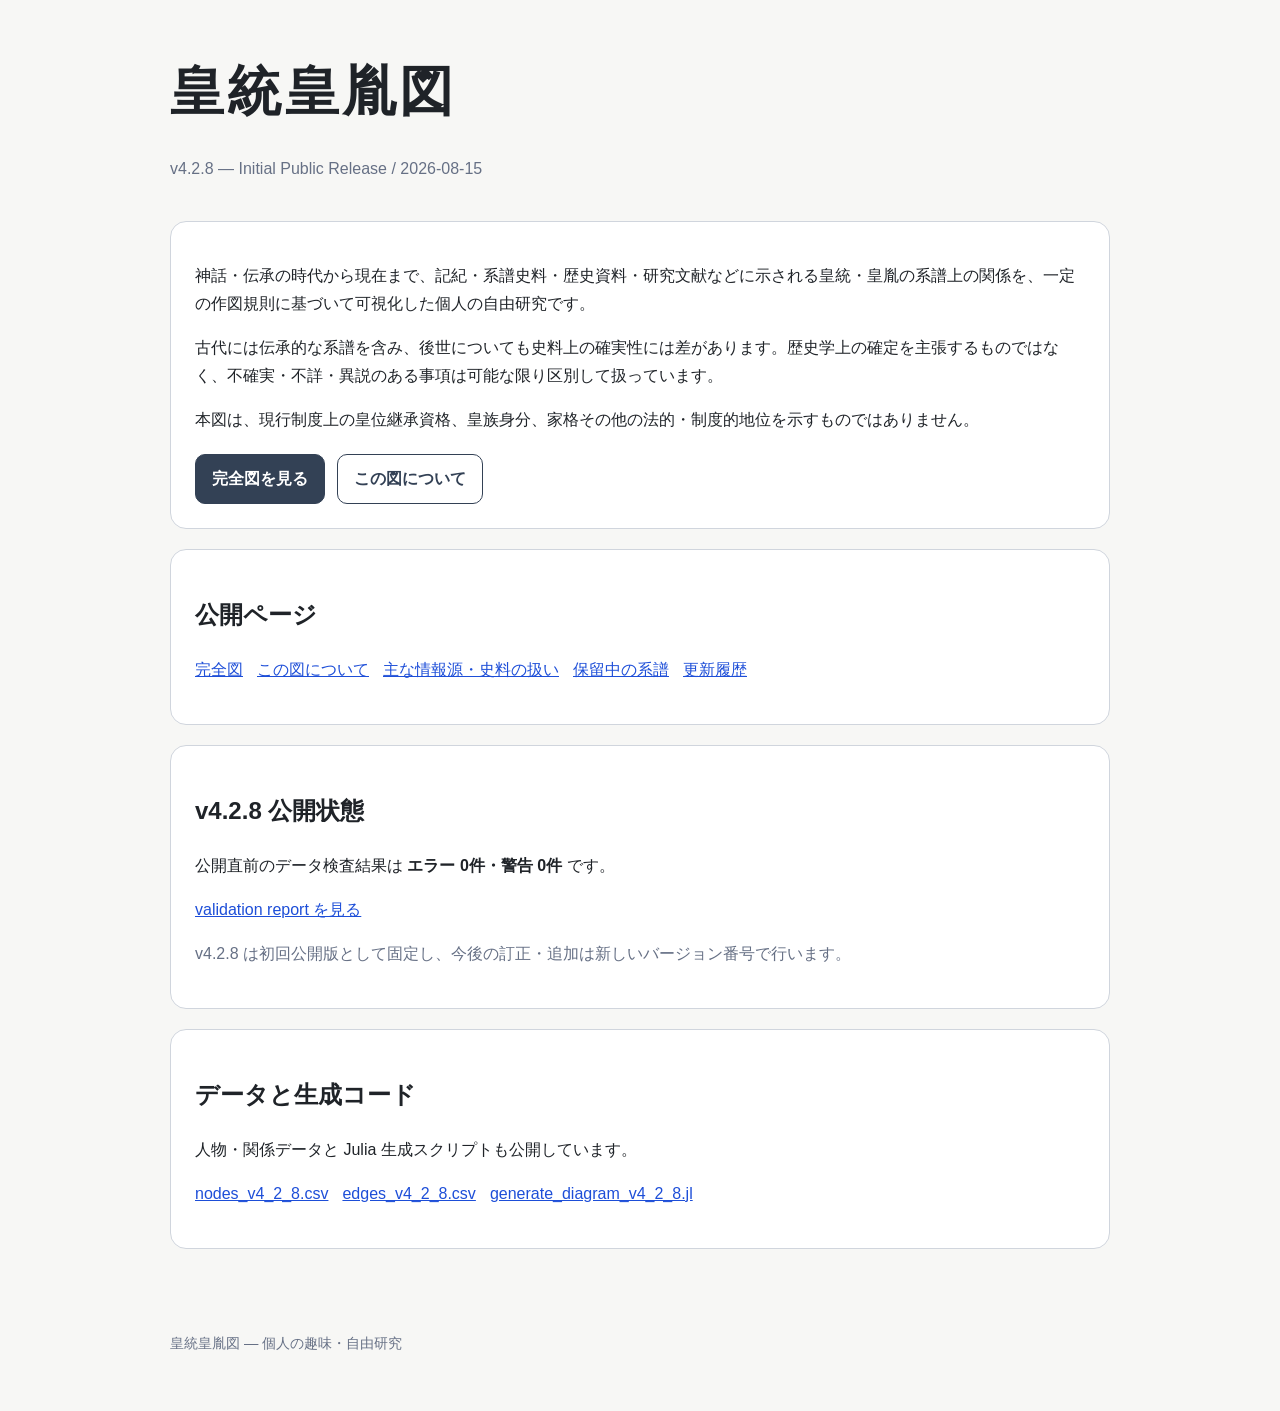
<file: index.html>
<!doctype html>
<html lang="ja">
<head>
  <meta charset="utf-8">
  <meta name="viewport" content="width=device-width,initial-scale=1">
  <title>皇統皇胤図 v4.2.8</title>
  <meta name="description" content="神話・伝承の時代から現在までの皇統・皇胤の系譜上の関係を可視化した個人の自由研究です。">
  <link rel="stylesheet" href="./assets/site.css">
</head>
<body>
<header>
  <h1>皇統皇胤図</h1>
  <p class="subtitle">v4.2.8 — Initial Public Release / 2026-08-15</p>
</header>
<main>
  <section class="hero">
    <p>神話・伝承の時代から現在まで、記紀・系譜史料・歴史資料・研究文献などに示される皇統・皇胤の系譜上の関係を、一定の作図規則に基づいて可視化した個人の自由研究です。</p>
    <p>古代には伝承的な系譜を含み、後世についても史料上の確実性には差があります。歴史学上の確定を主張するものではなく、不確実・不詳・異説のある事項は可能な限り区別して扱っています。</p>
    <p>本図は、現行制度上の皇位継承資格、皇族身分、家格その他の法的・制度的地位を示すものではありません。</p>
    <div class="actions">
      <a class="button primary" href="./full.html">完全図を見る</a>
      <a class="button secondary" href="./docs/about.html">この図について</a>
    </div>
  </section>

  <section class="section">
    <h2>公開ページ</h2>
    <nav>
      <ul>
        <li><a href="./full.html">完全図</a></li>
        <li><a href="./docs/about.html">この図について</a></li>
        <li><a href="./docs/sources.html">主な情報源・史料の扱い</a></li>
        <li><a href="./docs/holds.html">保留中の系譜</a></li>
        <li><a href="./docs/changelog.html">更新履歴</a></li>
      </ul>
    </nav>
  </section>

  <section class="section">
    <h2>v4.2.8 公開状態</h2>
    <p>公開直前のデータ検査結果は <strong>エラー 0件・警告 0件</strong> です。</p>
    <p><a href="./docs/validation_report_v4_2_8.txt">validation report を見る</a></p>
    <p class="muted">v4.2.8 は初回公開版として固定し、今後の訂正・追加は新しいバージョン番号で行います。</p>
  </section>

  <section class="section">
    <h2>データと生成コード</h2>
    <p>人物・関係データと Julia 生成スクリプトも公開しています。</p>
    <nav>
      <ul>
        <li><a href="./data/nodes_v4_2_8.csv">nodes_v4_2_8.csv</a></li>
        <li><a href="./data/edges_v4_2_8.csv">edges_v4_2_8.csv</a></li>
        <li><a href="./src/generate_diagram_v4_2_8.jl">generate_diagram_v4_2_8.jl</a></li>
      </ul>
    </nav>
  </section>
</main>
<footer><p>皇統皇胤図 — 個人の趣味・自由研究</p></footer>
</body>
</html>
</file>
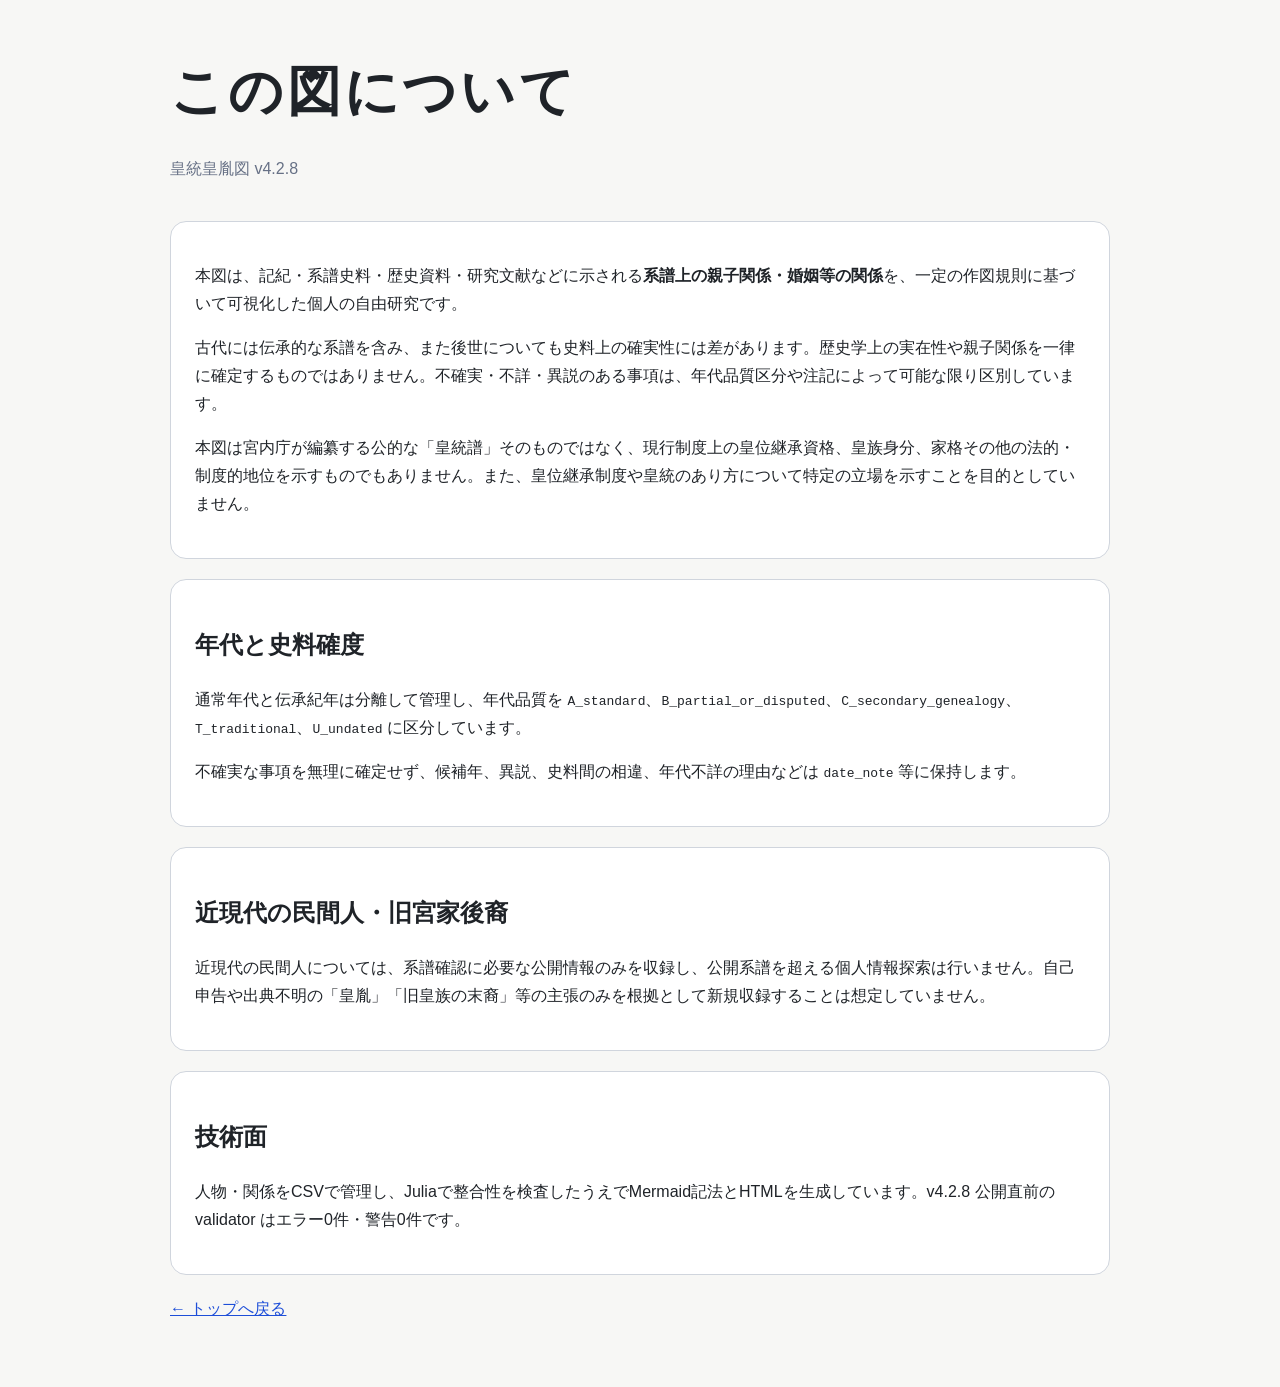
<file: docs/about.html>
<!doctype html>
<html lang="ja">
<head>
  <meta charset="utf-8">
  <meta name="viewport" content="width=device-width,initial-scale=1">
  <title>この図について — 皇統皇胤図</title>
  <link rel="stylesheet" href="../assets/site.css">
</head>
<body>
<header><h1>この図について</h1><p class="subtitle">皇統皇胤図 v4.2.8</p></header>
<main>
  <section class="section">
    <p>本図は、記紀・系譜史料・歴史資料・研究文献などに示される<strong>系譜上の親子関係・婚姻等の関係</strong>を、一定の作図規則に基づいて可視化した個人の自由研究です。</p>
    <p>古代には伝承的な系譜を含み、また後世についても史料上の確実性には差があります。歴史学上の実在性や親子関係を一律に確定するものではありません。不確実・不詳・異説のある事項は、年代品質区分や注記によって可能な限り区別しています。</p>
    <p>本図は宮内庁が編纂する公的な「皇統譜」そのものではなく、現行制度上の皇位継承資格、皇族身分、家格その他の法的・制度的地位を示すものでもありません。また、皇位継承制度や皇統のあり方について特定の立場を示すことを目的としていません。</p>
  </section>
<section class="section">
    <h2>年代と史料確度</h2>
    <p>通常年代と伝承紀年は分離して管理し、年代品質を <code>A_standard</code>、<code>B_partial_or_disputed</code>、<code>C_secondary_genealogy</code>、<code>T_traditional</code>、<code>U_undated</code> に区分しています。</p>
    <p>不確実な事項を無理に確定せず、候補年、異説、史料間の相違、年代不詳の理由などは <code>date_note</code> 等に保持します。</p>
  </section>

  <section class="section">
    <h2>近現代の民間人・旧宮家後裔</h2>
    <p>近現代の民間人については、系譜確認に必要な公開情報のみを収録し、公開系譜を超える個人情報探索は行いません。自己申告や出典不明の「皇胤」「旧皇族の末裔」等の主張のみを根拠として新規収録することは想定していません。</p>
  </section>

  <section class="section">
    <h2>技術面</h2>
    <p>人物・関係をCSVで管理し、Juliaで整合性を検査したうえでMermaid記法とHTMLを生成しています。v4.2.8 公開直前の validator はエラー0件・警告0件です。</p>
  </section>

  <p><a href="../index.html">← トップへ戻る</a></p>
</main>
</body>
</html>
</file>
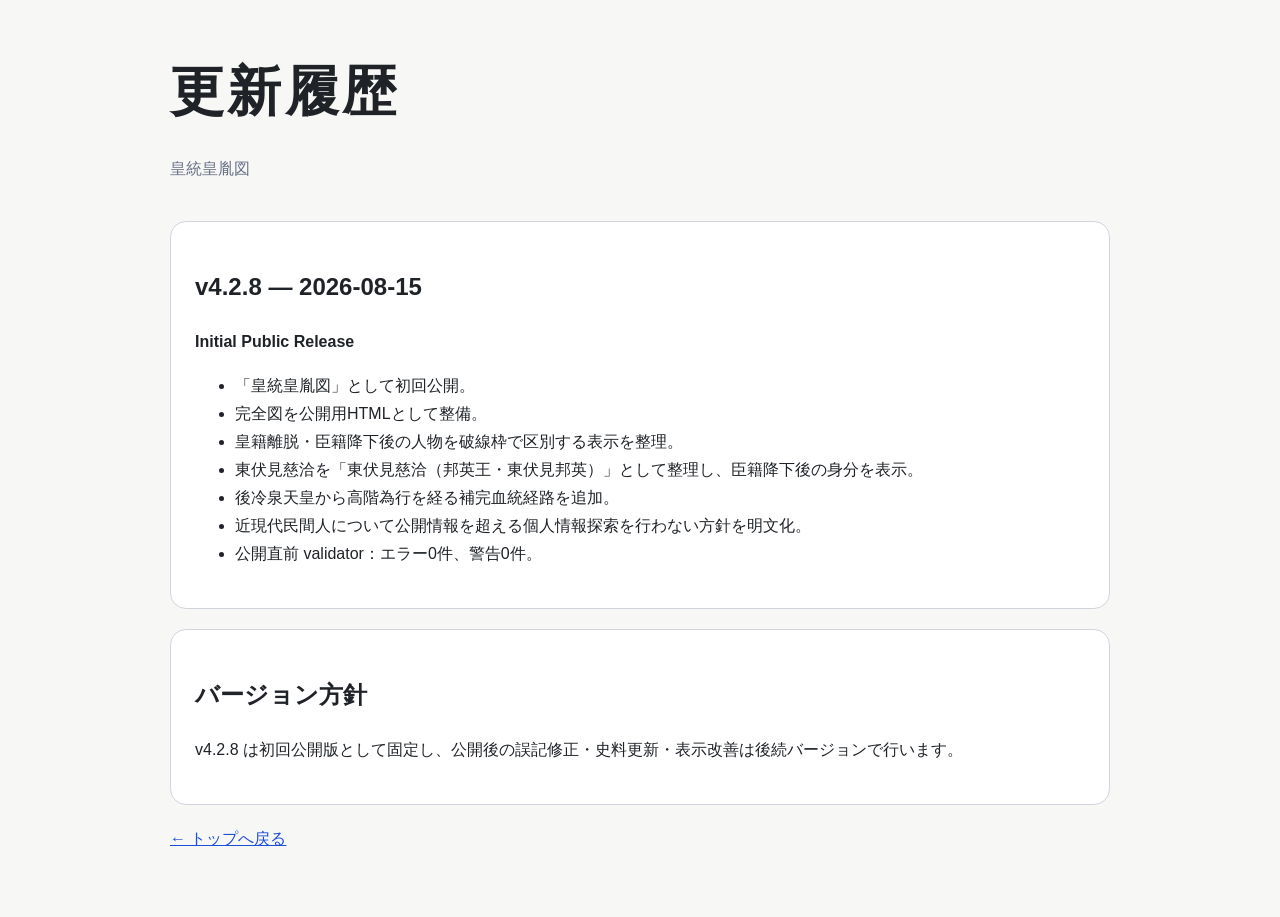
<file: docs/changelog.html>
<!doctype html>
<html lang="ja">
<head>
  <meta charset="utf-8">
  <meta name="viewport" content="width=device-width,initial-scale=1">
  <title>更新履歴 — 皇統皇胤図</title>
  <link rel="stylesheet" href="../assets/site.css">
</head>
<body>
<header><h1>更新履歴</h1><p class="subtitle">皇統皇胤図</p></header>
<main>
  <section class="section">
    <h2>v4.2.8 — 2026-08-15</h2>
    <p><strong>Initial Public Release</strong></p>
    <ul>
      <li>「皇統皇胤図」として初回公開。</li>
      <li>完全図を公開用HTMLとして整備。</li>
      <li>皇籍離脱・臣籍降下後の人物を破線枠で区別する表示を整理。</li>
      <li>東伏見慈洽を「東伏見慈洽（邦英王・東伏見邦英）」として整理し、臣籍降下後の身分を表示。</li>
      <li>後冷泉天皇から高階為行を経る補完血統経路を追加。</li>
      <li>近現代民間人について公開情報を超える個人情報探索を行わない方針を明文化。</li>
      <li>公開直前 validator：エラー0件、警告0件。</li>
    </ul>
  </section>

  <section class="section">
    <h2>バージョン方針</h2>
    <p>v4.2.8 は初回公開版として固定し、公開後の誤記修正・史料更新・表示改善は後続バージョンで行います。</p>
  </section>

  <p><a href="../index.html">← トップへ戻る</a></p>
</main>
</body>
</html>
</file>
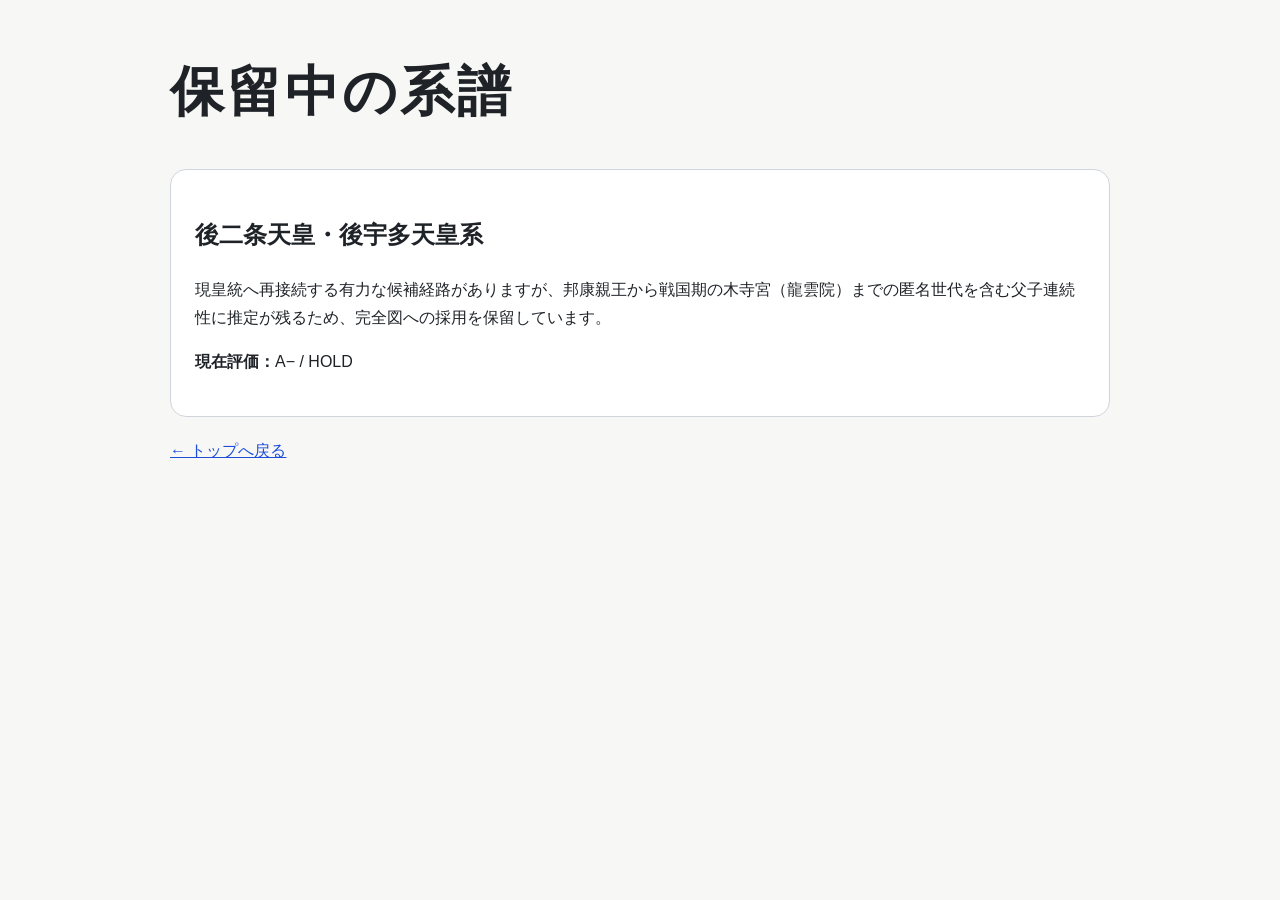
<file: docs/holds.html>
<!doctype html><html lang="ja"><head><meta charset="utf-8"><meta name="viewport" content="width=device-width,initial-scale=1"><title>保留中の系譜 — 皇統皇胤図</title><link rel="stylesheet" href="../assets/site.css"></head><body><header><h1>保留中の系譜</h1></header><main><section class="section"><h2>後二条天皇・後宇多天皇系</h2><p>現皇統へ再接続する有力な候補経路がありますが、邦康親王から戦国期の木寺宮（龍雲院）までの匿名世代を含む父子連続性に推定が残るため、完全図への採用を保留しています。</p><p><strong>現在評価：</strong>A− / HOLD</p></section><p><a href="../index.html">← トップへ戻る</a></p></main></body></html>
</file>
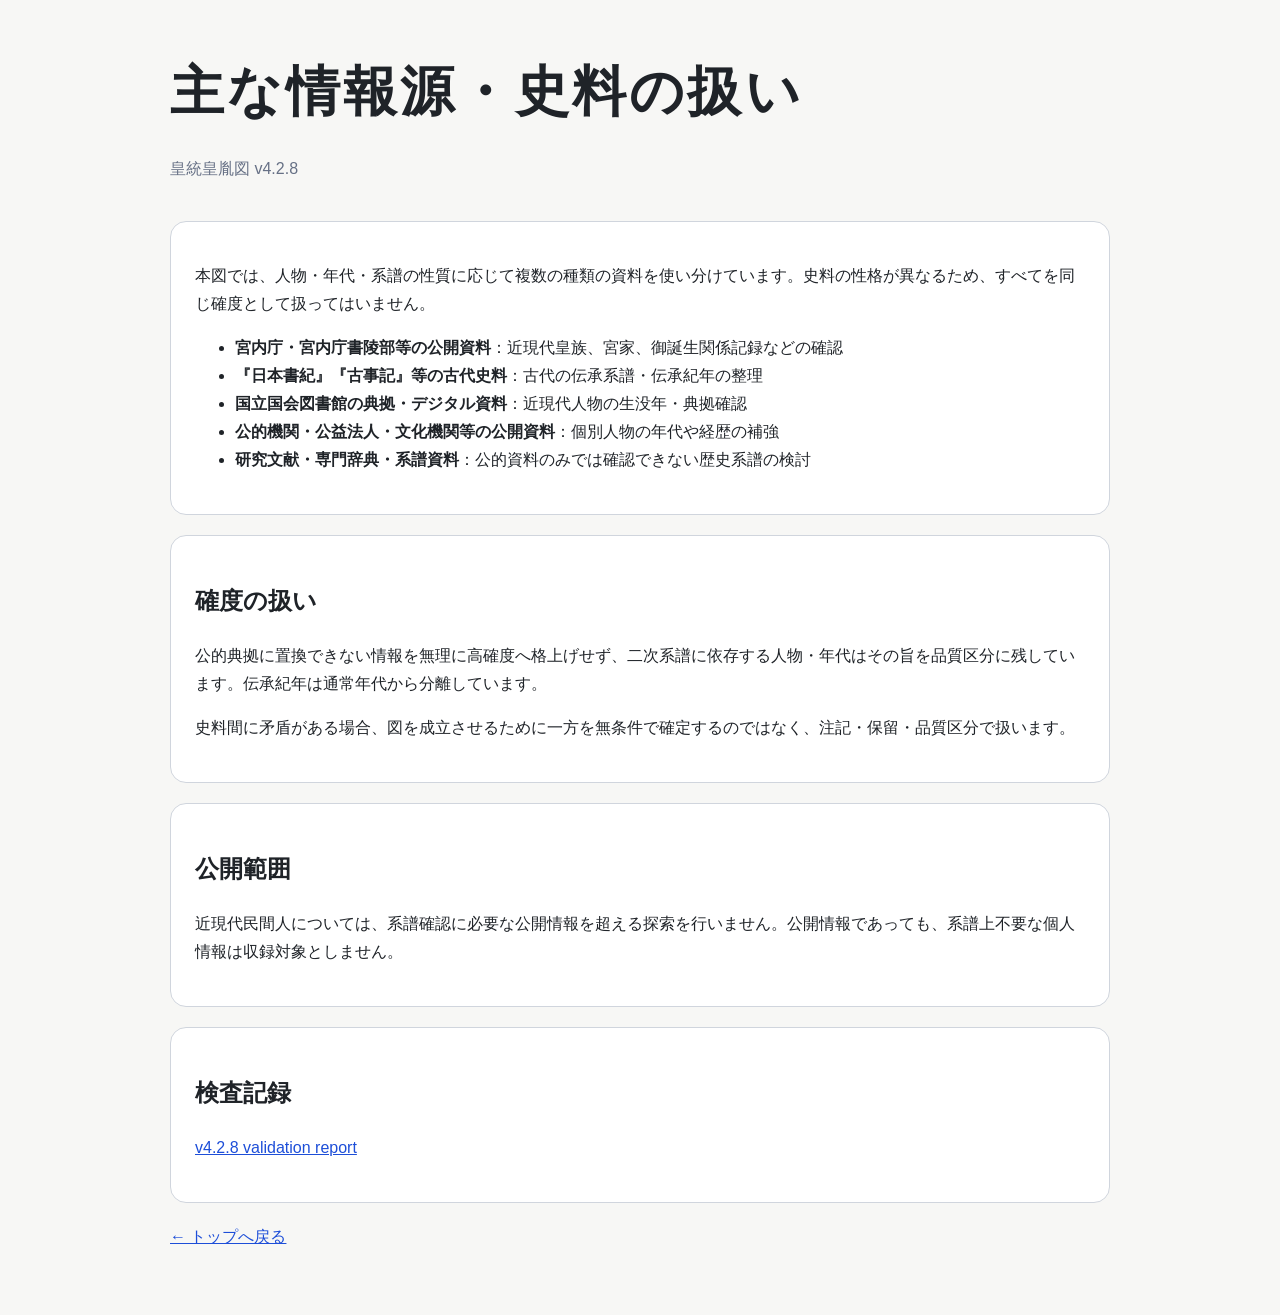
<file: docs/sources.html>
<!doctype html>
<html lang="ja">
<head>
  <meta charset="utf-8">
  <meta name="viewport" content="width=device-width,initial-scale=1">
  <title>主な情報源・史料の扱い — 皇統皇胤図</title>
  <link rel="stylesheet" href="../assets/site.css">
</head>
<body>
<header><h1>主な情報源・史料の扱い</h1><p class="subtitle">皇統皇胤図 v4.2.8</p></header>
<main>
  <section class="section">
    <p>本図では、人物・年代・系譜の性質に応じて複数の種類の資料を使い分けています。史料の性格が異なるため、すべてを同じ確度として扱ってはいません。</p>
    <ul>
      <li><strong>宮内庁・宮内庁書陵部等の公開資料</strong>：近現代皇族、宮家、御誕生関係記録などの確認</li>
      <li><strong>『日本書紀』『古事記』等の古代史料</strong>：古代の伝承系譜・伝承紀年の整理</li>
      <li><strong>国立国会図書館の典拠・デジタル資料</strong>：近現代人物の生没年・典拠確認</li>
      <li><strong>公的機関・公益法人・文化機関等の公開資料</strong>：個別人物の年代や経歴の補強</li>
      <li><strong>研究文献・専門辞典・系譜資料</strong>：公的資料のみでは確認できない歴史系譜の検討</li>
    </ul>
  </section>

  <section class="section">
    <h2>確度の扱い</h2>
    <p>公的典拠に置換できない情報を無理に高確度へ格上げせず、二次系譜に依存する人物・年代はその旨を品質区分に残しています。伝承紀年は通常年代から分離しています。</p>
    <p>史料間に矛盾がある場合、図を成立させるために一方を無条件で確定するのではなく、注記・保留・品質区分で扱います。</p>
  </section>

  <section class="section">
    <h2>公開範囲</h2>
    <p>近現代民間人については、系譜確認に必要な公開情報を超える探索を行いません。公開情報であっても、系譜上不要な個人情報は収録対象としません。</p>
  </section>

  <section class="section">
    <h2>検査記録</h2>
    <p><a href="./validation_report_v4_2_8.txt">v4.2.8 validation report</a></p>
  </section>

  <p><a href="../index.html">← トップへ戻る</a></p>
</main>
</body>
</html>
</file>
<file: assets/site.css>
:root{--bg:#f7f7f5;--card:#fff;--text:#1f2328;--muted:#667085;--line:#d0d5dd;--accent:#334155;--link:#1d4ed8}
*{box-sizing:border-box}body{margin:0;font-family:-apple-system,BlinkMacSystemFont,"Segoe UI","Yu Gothic",Meiryo,sans-serif;background:var(--bg);color:var(--text);line-height:1.75}
header,main,footer{max-width:980px;margin:auto;padding-left:20px;padding-right:20px}header{padding-top:44px;padding-bottom:22px}
h1{font-size:clamp(2rem,5vw,3.4rem);margin:0 0 8px;letter-spacing:.06em}.subtitle,.muted,footer{color:var(--muted)}
.hero,.section{background:var(--card);border:1px solid var(--line);border-radius:16px;padding:24px;margin:0 0 20px}
.actions{display:flex;gap:12px;flex-wrap:wrap;margin-top:20px}.button{display:inline-block;min-height:44px;padding:10px 16px;border-radius:10px;border:1px solid var(--accent);text-decoration:none;font-weight:700}
.primary{background:var(--accent);color:#fff}.secondary{color:var(--accent);background:#fff}a{color:var(--link)}
nav ul{display:flex;gap:14px;flex-wrap:wrap;padding:0;list-style:none}.warning{border-left:4px solid #98a2b3;padding-left:14px}
main{padding-bottom:48px}footer{padding-bottom:40px;font-size:.9rem}@media(max-width:560px){header{padding-top:28px}.hero,.section{padding:18px;border-radius:12px}}
</file>
